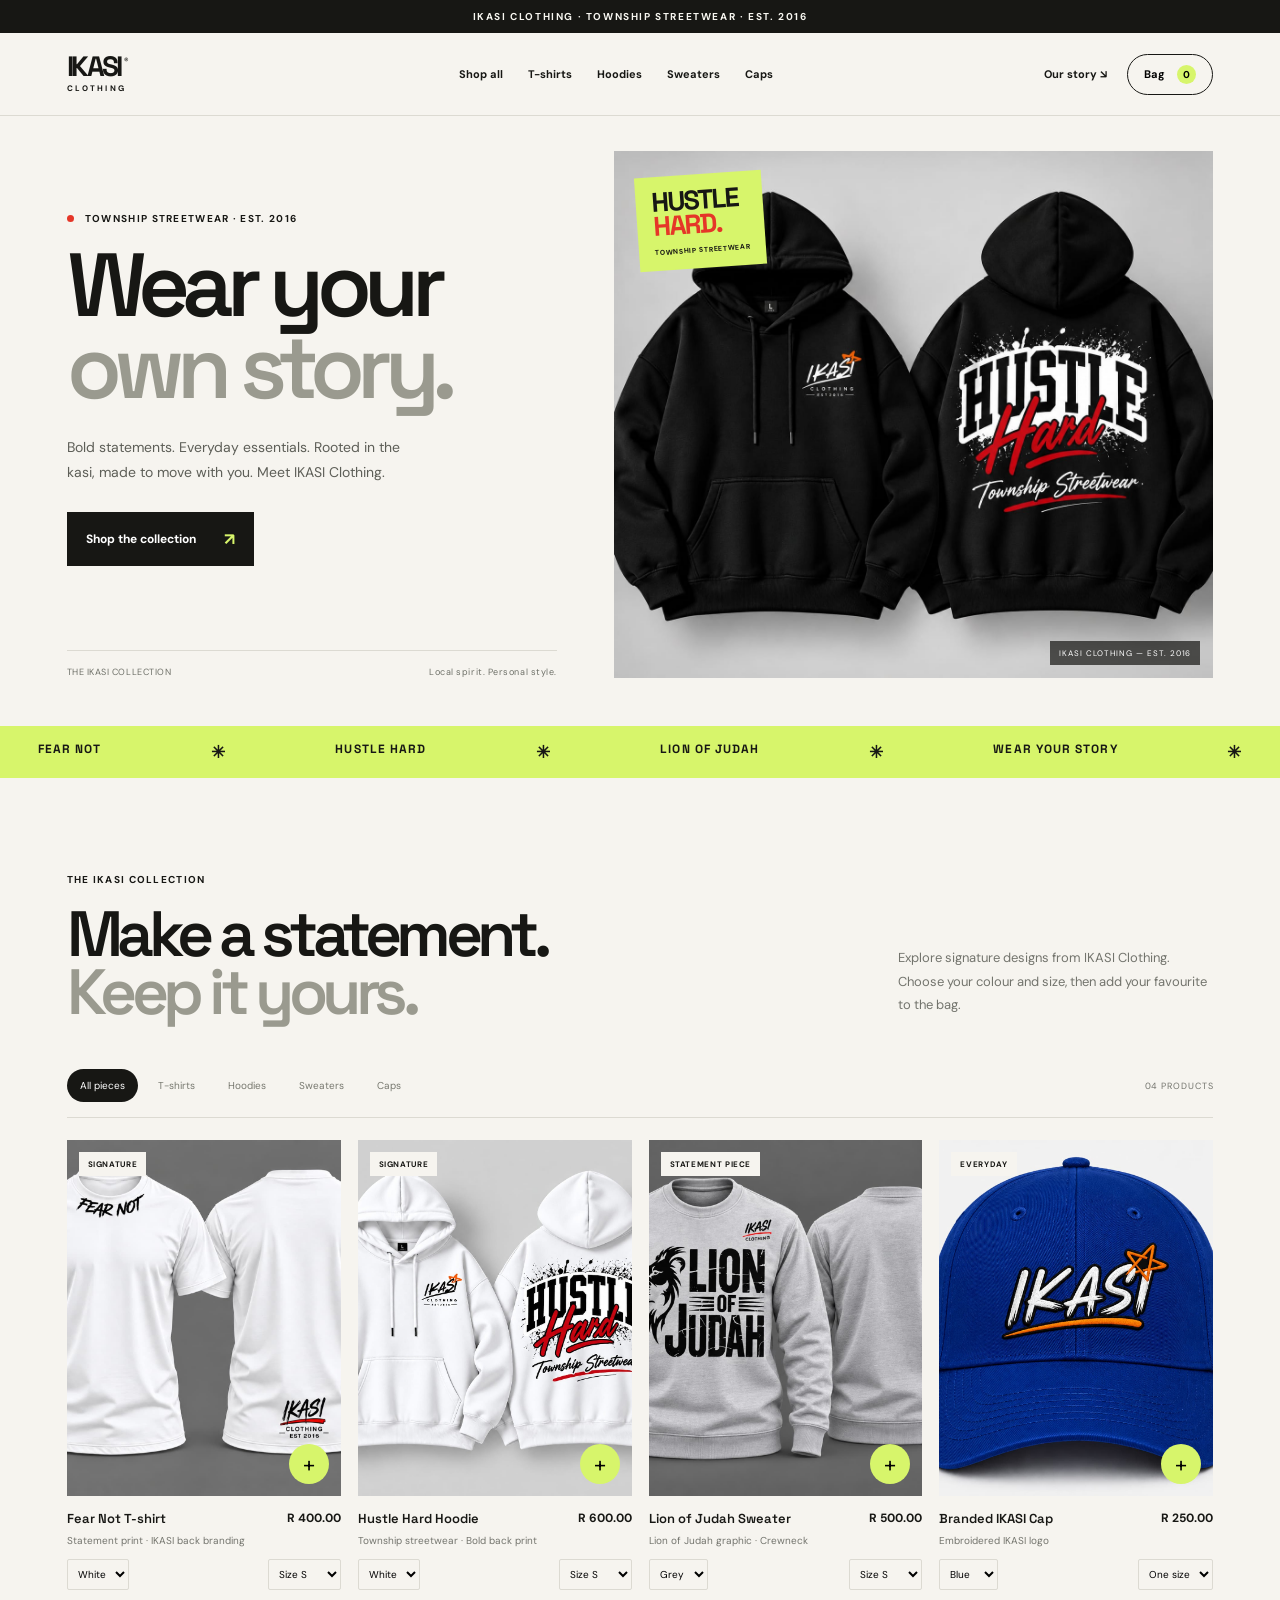
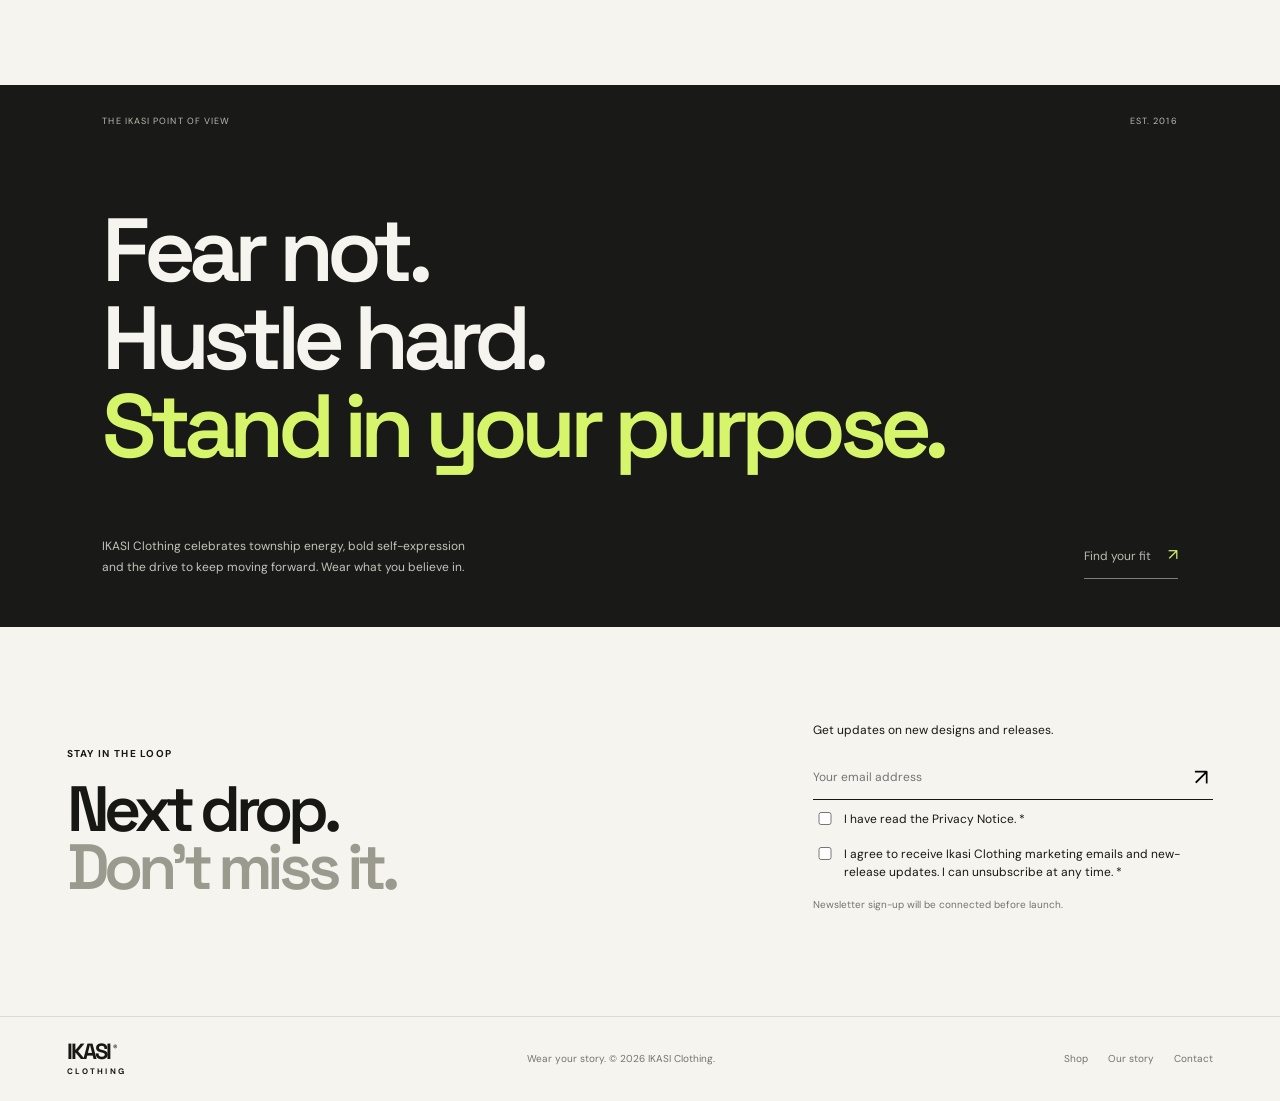
<file: index.html>
<!doctype html>
<html lang="en">
<head>
<meta charset="utf-8"><meta name="viewport" content="width=device-width,initial-scale=1">
<meta name="theme-color" content="#f6f4ef"><meta name="description" content="IKASI Clothing — township streetwear. Wear your story.">
<title>IKASI Clothing — Township Streetwear</title>
<link rel="preconnect" href="https://fonts.googleapis.com"><link rel="preconnect" href="https://fonts.gstatic.com" crossorigin>
<link href="https://fonts.googleapis.com/css2?family=DM+Sans:wght@400;500;600;700&family=Space+Grotesk:wght@400;500;600;700&display=swap" rel="stylesheet">
<link rel="stylesheet" href="style.css">
</head>
<body>
<div class="announcement">IKASI CLOTHING · TOWNSHIP STREETWEAR · EST. 2016</div>
<header class="site-header"><a class="wordmark" href="#">IKASI<span>®</span><small>CLOTHING</small></a>
<button class="menu-toggle" id="menuToggle" aria-label="Toggle menu">☰</button>
<nav class="main-nav" id="mainNav"><a href="#shop">Shop all</a><a href="#shop" data-filter-link="T-shirts">T-shirts</a><a href="#shop" data-filter-link="Hoodies">Hoodies</a><a href="#shop" data-filter-link="Sweaters">Sweaters</a><a href="#shop" data-filter-link="Accessories">Caps</a></nav>
<div class="header-actions"><a class="search-link" href="#story">Our story ↘</a><button class="cart-button" id="openCart">Bag <span id="cartCount">0</span></button></div></header>
<main>
<section class="hero"><div class="hero-copy"><p class="eyebrow"><span class="dot"></span> TOWNSHIP STREETWEAR · EST. 2016</p><h1>Wear your<br><em>own story.</em></h1><p class="hero-intro">Bold statements. Everyday essentials. Rooted in the kasi, made to move with you. Meet IKASI Clothing.</p><a class="button button-dark" href="#shop">Shop the collection <span>↗</span></a><div class="hero-footnote"><span>THE IKASI COLLECTION</span><span>Local spirit. Personal style.</span></div></div>
<div class="hero-image-wrap"><img class="hero-image" src="assets/hustle-hard-black.png" alt="IKASI Hustle Hard hoodie, front and back"><div class="hero-stamp"><strong>HUSTLE<br><em>HARD.</em></strong><span>TOWNSHIP STREETWEAR</span></div><span class="image-caption">IKASI CLOTHING — EST. 2016</span></div></section>
<div class="ticker"><div>FEAR NOT <span>✳</span> HUSTLE HARD <span>✳</span> LION OF JUDAH <span>✳</span> WEAR YOUR STORY <span>✳</span></div></div>
<section class="shop-section section-pad" id="shop"><div class="section-heading"><div><p class="eyebrow">THE IKASI COLLECTION</p><h2>Make a statement.<br><em>Keep it yours.</em></h2></div><p class="section-description">Explore signature designs from IKASI Clothing. Choose your colour and size, then add your favourite to the bag.</p></div>
<div class="shop-toolbar"><div class="filter-list"><button class="filter active" data-filter="All">All pieces</button><button class="filter" data-filter="T-shirts">T-shirts</button><button class="filter" data-filter="Hoodies">Hoodies</button><button class="filter" data-filter="Sweaters">Sweaters</button><button class="filter" data-filter="Accessories">Caps</button></div><span class="result-count" id="resultCount">04 PRODUCTS</span></div><div class="product-grid" id="productGrid"></div></section>
<section class="statement" id="story"><div class="statement-top"><span>THE IKASI POINT OF VIEW</span><span>EST. 2016</span></div><h2>Fear not.<br>Hustle hard.<br><em>Stand in your purpose.</em></h2><div class="statement-bottom"><p>IKASI Clothing celebrates township energy, bold self-expression and the drive to keep moving forward. Wear what you believe in.</p><a href="#shop" class="text-link">Find your fit <span>↗</span></a></div></section>
<section class="newsletter section-pad"><div><p class="eyebrow">STAY IN THE LOOP</p><h2>Next drop.<br><em>Don't miss it.</em></h2></div><form id="newsletterForm" class="newsletter-form"><label for="newsletterEmail">Get updates on new designs and releases.</label><div class="email-field"><input id="newsletterEmail" type="email" placeholder="Your email address" required><button type="submit" aria-label="Subscribe">↗</button></div><label style="display:flex;gap:8px;align-items:flex-start;font-size:12px;line-height:1.5;margin-top:10px"><input type="checkbox" name="privacyAcknowledgement" required style="width:16px;flex:0 0 16px;margin-top:2px"><span>I have read the <a href="privacy-policy.html" target="_blank" rel="noopener">Privacy Notice</a>. *</span></label><label style="display:flex;gap:8px;align-items:flex-start;font-size:12px;line-height:1.5;margin-top:8px"><input type="checkbox" name="marketingConsent" required style="width:16px;flex:0 0 16px;margin-top:2px"><span>I agree to receive Ikasi Clothing marketing emails and new-release updates. I can unsubscribe at any time. *</span></label><p id="newsletterMessage" class="form-message">Newsletter sign-up will be connected before launch.</p></form></section>
</main>
<footer class="site-footer"><a class="wordmark" href="#">IKASI<span>®</span><small>CLOTHING</small></a><p>Wear your story. © <span id="year"></span> IKASI Clothing.</p><div><a href="#shop">Shop</a><a href="#story">Our story</a><a href="mailto:hello@ikasiclothing.co.za">Contact</a></div></footer>
<div class="cart-overlay" id="cartOverlay" hidden><button class="overlay-scrim" id="closeCart" aria-label="Close bag"></button><aside class="cart-drawer" role="dialog" aria-modal="true" aria-labelledby="cartTitle"><div class="cart-head"><div><p class="eyebrow">YOUR SELECTION</p><h2 id="cartTitle">Shopping bag <span id="drawerCount">(0)</span></h2></div><button id="closeCartTop" class="close-button" aria-label="Close bag">×</button></div><div id="cartItems" class="cart-items"></div><div class="cart-empty" id="cartEmpty"><span>✳</span><h3>Your bag is waiting.</h3><p>Find something that feels like you.</p><button class="button button-dark" id="continueShopping">Explore pieces</button></div><div class="cart-foot" id="cartFoot" hidden><div class="subtotal"><span>Subtotal</span><strong id="cartSubtotal">R0.00</strong></div><p>Shipping is confirmed when your order is placed.</p><button class="button button-dark checkout-button" id="checkoutButton">Continue to order <span>↗</span></button><small>Checkout and online payments are not connected yet.</small></div></aside></div>
<div class="toast" id="toast" role="status" aria-live="polite"></div><script src="app.js"></script>
</body></html>
</file>
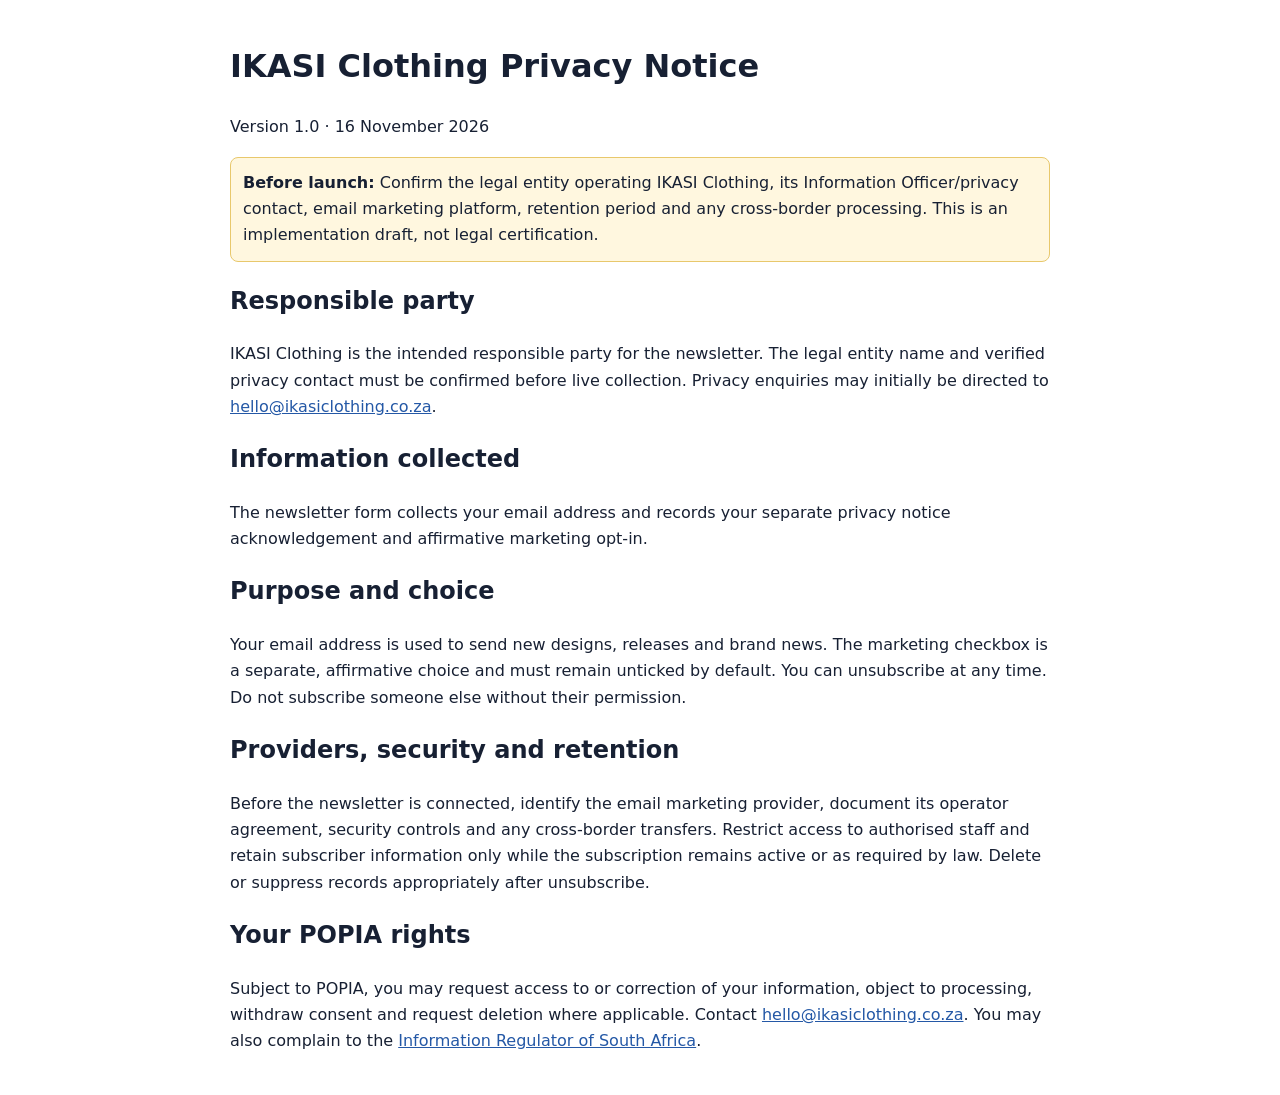
<file: privacy-policy.html>
<!doctype html><html lang="en-ZA"><head><meta charset="utf-8"><meta name="viewport" content="width=device-width,initial-scale=1"><title>Privacy Notice | IKASI Clothing</title><style>body{font:16px/1.65 system-ui,sans-serif;max-width:820px;margin:40px auto;padding:0 20px;color:#172033}.draft{padding:12px;background:#fff7df;border:1px solid #e8c86c;border-radius:8px}a{color:#2458a6}</style></head><body><h1>IKASI Clothing Privacy Notice</h1><p>Version 1.0 · 16 November 2026</p><p class="draft"><strong>Before launch:</strong> Confirm the legal entity operating IKASI Clothing, its Information Officer/privacy contact, email marketing platform, retention period and any cross-border processing. This is an implementation draft, not legal certification.</p><h2>Responsible party</h2><p>IKASI Clothing is the intended responsible party for the newsletter. The legal entity name and verified privacy contact must be confirmed before live collection. Privacy enquiries may initially be directed to <a href="mailto:hello@ikasiclothing.co.za">hello@ikasiclothing.co.za</a>.</p><h2>Information collected</h2><p>The newsletter form collects your email address and records your separate privacy notice acknowledgement and affirmative marketing opt-in.</p><h2>Purpose and choice</h2><p>Your email address is used to send new designs, releases and brand news. The marketing checkbox is a separate, affirmative choice and must remain unticked by default. You can unsubscribe at any time. Do not subscribe someone else without their permission.</p><h2>Providers, security and retention</h2><p>Before the newsletter is connected, identify the email marketing provider, document its operator agreement, security controls and any cross-border transfers. Restrict access to authorised staff and retain subscriber information only while the subscription remains active or as required by law. Delete or suppress records appropriately after unsubscribe.</p><h2>Your POPIA rights</h2><p>Subject to POPIA, you may request access to or correction of your information, object to processing, withdraw consent and request deletion where applicable. Contact <a href="mailto:hello@ikasiclothing.co.za">hello@ikasiclothing.co.za</a>. You may also complain to the <a href="https://inforegulator.org.za/">Information Regulator of South Africa</a>.</p></body></html>
</file>
<file: style.css>
:root{--paper:#f6f4ef;--ink:#171714;--muted:#73746d;--line:#dcdad2;--lime:#d7f56b;--red:#e53628;--display:"Space Grotesk",sans-serif;--body:"DM Sans",sans-serif}*{box-sizing:border-box}html{scroll-behavior:smooth}body{margin:0;background:var(--paper);color:var(--ink);font-family:var(--body);-webkit-font-smoothing:antialiased}a{color:inherit;text-decoration:none}button,input,select{font:inherit}button{cursor:pointer}.announcement{background:var(--ink);color:#f8f7f1;text-align:center;padding:10px 16px;font-size:10px;letter-spacing:.16em;font-weight:700}.site-header{height:83px;padding:0 5.2%;display:flex;align-items:center;justify-content:space-between;border-bottom:1px solid var(--line);gap:25px}.wordmark{font-family:var(--display);font-weight:700;font-size:28px;letter-spacing:-.09em;line-height:.85;display:flex;align-items:flex-start;flex-wrap:wrap;max-width:120px}.wordmark span{font:500 9px var(--body);letter-spacing:0;margin-left:3px}.wordmark small{display:block;width:100%;font:700 8px var(--body);letter-spacing:.27em;margin-top:5px}.main-nav,.header-actions{display:flex;align-items:center;gap:25px;font-size:11px;font-weight:700}.main-nav a:hover,.search-link:hover{opacity:.55}.header-actions{gap:20px}.cart-button{border:1px solid var(--ink);border-radius:100px;padding:10px 16px;background:transparent;font-size:11px}.cart-button span{display:inline-grid;place-items:center;margin-left:9px;width:19px;height:19px;background:var(--lime);border-radius:50%;font-size:10px}.menu-toggle{display:none;border:0;background:none;font-size:23px}.hero{display:grid;grid-template-columns:.9fr 1.1fr;min-height:610px;padding:35px 5.2% 48px;gap:5%;align-items:stretch}.hero-copy{padding:61px 0 0;display:flex;flex-direction:column;align-items:flex-start}.eyebrow{font-size:10px;font-weight:700;letter-spacing:.13em;margin:0 0 20px}.dot{display:inline-block;width:7px;height:7px;background:var(--red);border-radius:50%;margin-right:8px}.hero h1,.section-heading h2,.newsletter h2{font-family:var(--display);font-weight:600;font-size:clamp(60px,7vw,102px);line-height:.91;letter-spacing:-.085em;margin:0}.hero h1 em,.section-heading h2 em,.newsletter h2 em{font-style:normal;color:#9a9a8f}.hero-intro{font-size:14px;line-height:1.8;max-width:340px;color:#5d5e57;margin:27px 0}.button{display:inline-flex;align-items:center;justify-content:space-between;gap:28px;border:0;padding:16px 19px;font-size:12px;font-weight:700;transition:transform .2s}.button:hover{transform:translateY(-2px)}.button-dark{background:var(--ink);color:white}.button-dark span{color:var(--lime);font-size:17px}.hero-footnote{width:100%;display:flex;justify-content:space-between;gap:12px;border-top:1px solid var(--line);padding-top:15px;margin-top:auto;font-size:9px;color:#6e7068;letter-spacing:.06em}.hero-image-wrap{position:relative;min-height:520px;background:#d6d6d3;overflow:hidden}.hero-image{width:100%;height:100%;position:absolute;inset:0;object-fit:cover;object-position:center 45%}.hero-stamp{position:absolute;top:23px;left:23px;background:var(--lime);padding:14px 16px;transform:rotate(-4deg);display:flex;flex-direction:column;gap:9px}.hero-stamp strong{font:700 27px/.88 var(--display);letter-spacing:-.07em}.hero-stamp strong em{color:var(--red);font-style:normal}.hero-stamp span{font-size:7px;font-weight:700;letter-spacing:.1em}.image-caption{position:absolute;right:13px;bottom:13px;color:white;background:#171714b5;padding:7px 9px;font-size:8px;letter-spacing:.12em}.ticker{overflow:hidden;background:var(--lime);padding:15px 0;white-space:nowrap}.ticker div{font:700 12px var(--display);letter-spacing:.09em;display:flex;justify-content:space-around;gap:34px}.ticker span{font-size:17px}.section-pad{padding:95px 5.2%}.section-heading{display:flex;justify-content:space-between;align-items:flex-end;gap:35px}.section-heading .eyebrow{margin-bottom:19px}.section-heading h2,.newsletter h2{font-size:clamp(48px,5vw,68px)}.section-description{max-width:315px;color:var(--muted);font-size:13px;line-height:1.8;margin:0 0 5px}.shop-toolbar{display:flex;align-items:center;justify-content:space-between;margin:48px 0 22px;border-bottom:1px solid var(--line);padding-bottom:15px}.filter-list{display:flex;gap:7px;flex-wrap:wrap}.filter{border:1px solid transparent;background:transparent;padding:9px 12px;border-radius:100px;font-size:10px;color:#77786f}.filter.active{background:var(--ink);color:white}.result-count{font-size:9px;letter-spacing:.1em;color:var(--muted);white-space:nowrap}.product-grid{display:grid;grid-template-columns:repeat(4,minmax(0,1fr));gap:17px}.product-card{min-width:0}.product-image-wrap{position:relative;aspect-ratio:.77;background:#e5e3dd;overflow:hidden}.product-image-wrap img{width:100%;height:100%;object-fit:cover;transition:transform .5s}.product-card:hover .product-image-wrap img{transform:scale(1.035)}.product-tag{position:absolute;top:12px;left:12px;background:var(--paper);padding:7px 9px;font-size:8px;font-weight:700;letter-spacing:.08em}.quick-add{position:absolute;right:12px;bottom:12px;border:0;background:var(--lime);width:40px;height:40px;border-radius:50%;font-size:22px;transition:transform .2s}.quick-add:hover{transform:rotate(90deg)}.product-meta{display:flex;justify-content:space-between;align-items:flex-start;gap:8px;padding-top:14px}.product-meta h3{font:600 13px var(--display);margin:0 0 6px}.product-meta p{font-size:10px;color:var(--muted);margin:0;line-height:1.5}.product-price{font-size:12px;font-weight:700;white-space:nowrap}.variant-row{display:flex;justify-content:space-between;gap:8px;align-items:center;margin-top:11px}.color-select,.size-select{background:transparent;border:1px solid var(--line);border-radius:2px;padding:7px 6px;max-width:49%;font-size:10px;min-width:0}.statement{background:#191a17;color:var(--paper);padding:30px 8% 48px}.statement-top,.statement-bottom{display:flex;justify-content:space-between;gap:30px;font-size:9px;letter-spacing:.12em;color:#b9bcb2}.statement h2{font:600 clamp(50px,7vw,90px)/.98 var(--display);letter-spacing:-.075em;margin:80px 0 65px}.statement h2 em{color:var(--lime);font-style:normal}.statement-bottom{align-items:flex-end;letter-spacing:0;font-size:12px;line-height:1.8}.statement-bottom p{max-width:380px;margin:0;color:#c2c4bb}.text-link{border-bottom:1px solid #7c8076;padding-bottom:8px;white-space:nowrap}.text-link span{color:var(--lime);font-size:16px;margin-left:14px}.newsletter{display:flex;justify-content:space-between;gap:40px;align-items:center}.newsletter-form{width:min(100%,400px)}.newsletter-form label{display:block;font-size:12px;margin-bottom:17px}.email-field{display:flex;border-bottom:1px solid var(--ink)}.email-field input{flex:1;min-width:0;background:transparent;border:0;padding:14px 0;outline:none;font-size:12px}.email-field button{border:0;background:transparent;font-size:23px;padding:0 5px}.form-message{font-size:10px;color:var(--muted);margin-top:10px}.site-footer{padding:25px 5.2%;border-top:1px solid var(--line);display:flex;justify-content:space-between;align-items:center;gap:25px}.site-footer .wordmark{font-size:22px}.site-footer p,.site-footer div{font-size:10px;color:var(--muted)}.site-footer div{display:flex;gap:20px}.cart-overlay{position:fixed;inset:0;z-index:20}.overlay-scrim{position:absolute;inset:0;width:100%;height:100%;background:#12140f99;border:0}.cart-drawer{position:absolute;right:0;top:0;height:100%;width:min(470px,100%);background:var(--paper);padding:28px;display:flex;flex-direction:column;box-shadow:-15px 0 50px #0001}.cart-head{display:flex;justify-content:space-between;align-items:center;border-bottom:1px solid var(--line);padding-bottom:20px}.cart-head .eyebrow{margin-bottom:8px}.cart-head h2{font:600 24px var(--display);margin:0;letter-spacing:-.04em}.cart-head h2 span{font:400 12px var(--body);color:var(--muted)}.close-button{border:1px solid var(--line);background:transparent;border-radius:50%;width:38px;height:38px;font-size:25px}.cart-items{overflow:auto}.cart-row{display:grid;grid-template-columns:76px 1fr auto;gap:13px;padding:17px 0;border-bottom:1px solid var(--line)}.cart-row img{width:76px;height:92px;object-fit:cover;background:#e4e2da}.cart-row h3{font-size:12px;margin:3px 0 7px}.cart-row p{font-size:11px;color:var(--muted);margin:0 0 12px}.qty-control{display:flex;align-items:center;gap:12px;font-size:12px}.qty-control button{border:1px solid var(--line);background:transparent;width:24px;height:24px}.cart-row-price{font-size:12px;font-weight:700;white-space:nowrap;padding-top:3px}.cart-empty{margin:auto;text-align:center}.cart-empty>span{font-size:35px;color:#94b844}.cart-empty h3{font:600 22px var(--display);margin:13px 0 6px}.cart-empty p{font-size:12px;color:var(--muted);margin-bottom:22px}.cart-foot{margin-top:auto;border-top:1px solid var(--line);padding-top:18px}.subtotal{display:flex;justify-content:space-between;font-size:13px}.cart-foot>p,.cart-foot small{font-size:10px;color:var(--muted)}.checkout-button{width:100%;margin:12px 0}.cart-foot small{display:block;text-align:center}.toast{position:fixed;bottom:22px;left:50%;transform:translate(-50%,20px);opacity:0;pointer-events:none;background:var(--ink);color:white;padding:13px 18px;font-size:12px;z-index:30;transition:.25s}.toast.show{opacity:1;transform:translate(-50%,0)}[hidden]{display:none!important}@media(max-width:900px){.main-nav{gap:14px}.hero{grid-template-columns:.9fr 1.1fr;gap:4%;padding-left:5%;padding-right:5%}.hero-image-wrap{min-height:460px}.product-grid{grid-template-columns:repeat(2,minmax(0,1fr));gap:28px 14px}.section-pad{padding:75px 5%}}@media(max-width:650px){.site-header{height:67px;position:relative;padding:0 5%}.menu-toggle{display:block;order:3}.main-nav{display:none;position:absolute;top:66px;left:0;right:0;z-index:10;background:var(--paper);padding:22px 5%;border-bottom:1px solid var(--line);flex-direction:column;align-items:flex-start;gap:22px}.main-nav.open{display:flex}.header-actions{margin-left:auto;gap:14px}.search-link{display:none}.hero{display:flex;flex-direction:column;padding:25px 5% 30px;gap:27px}.hero-copy{padding:28px 0 0;min-height:345px}.hero h1{font-size:clamp(65px,15vw,88px)}.hero-intro{margin:22px 0}.hero-footnote span:last-child{display:none}.hero-image-wrap{min-height:420px;height:420px}.hero-stamp strong{font-size:23px}.ticker div{justify-content:flex-start;gap:22px;font-size:10px}.section-pad{padding:62px 5%}.section-heading{display:block}.section-heading h2,.newsletter h2{font-size:52px}.section-description{margin-top:22px}.shop-toolbar{margin-top:35px;align-items:flex-end}.filter-list{gap:3px}.filter{padding:8px 9px;font-size:9px}.result-count{font-size:8px}.product-grid{gap:25px 11px}.product-meta{display:block}.product-price{display:block;margin-top:8px}.product-meta h3{font-size:12px}.product-image-wrap{aspect-ratio:.7}.quick-add{width:35px;height:35px;right:8px;bottom:8px}.variant-row{align-items:stretch;flex-direction:column}.color-select,.size-select{max-width:100%;width:100%}.statement{padding:25px 5% 35px}.statement-top{font-size:7px}.statement h2{font-size:clamp(47px,11.5vw,67px);margin:70px 0 55px}.statement-bottom{display:block}.statement-bottom p{margin-bottom:25px}.newsletter{display:block}.newsletter-form{margin-top:35px}.site-footer{flex-wrap:wrap;gap:13px}.site-footer p{order:3;width:100%;margin:0}.site-footer div{gap:12px}.site-footer div a{font-size:9px}}
</file>
